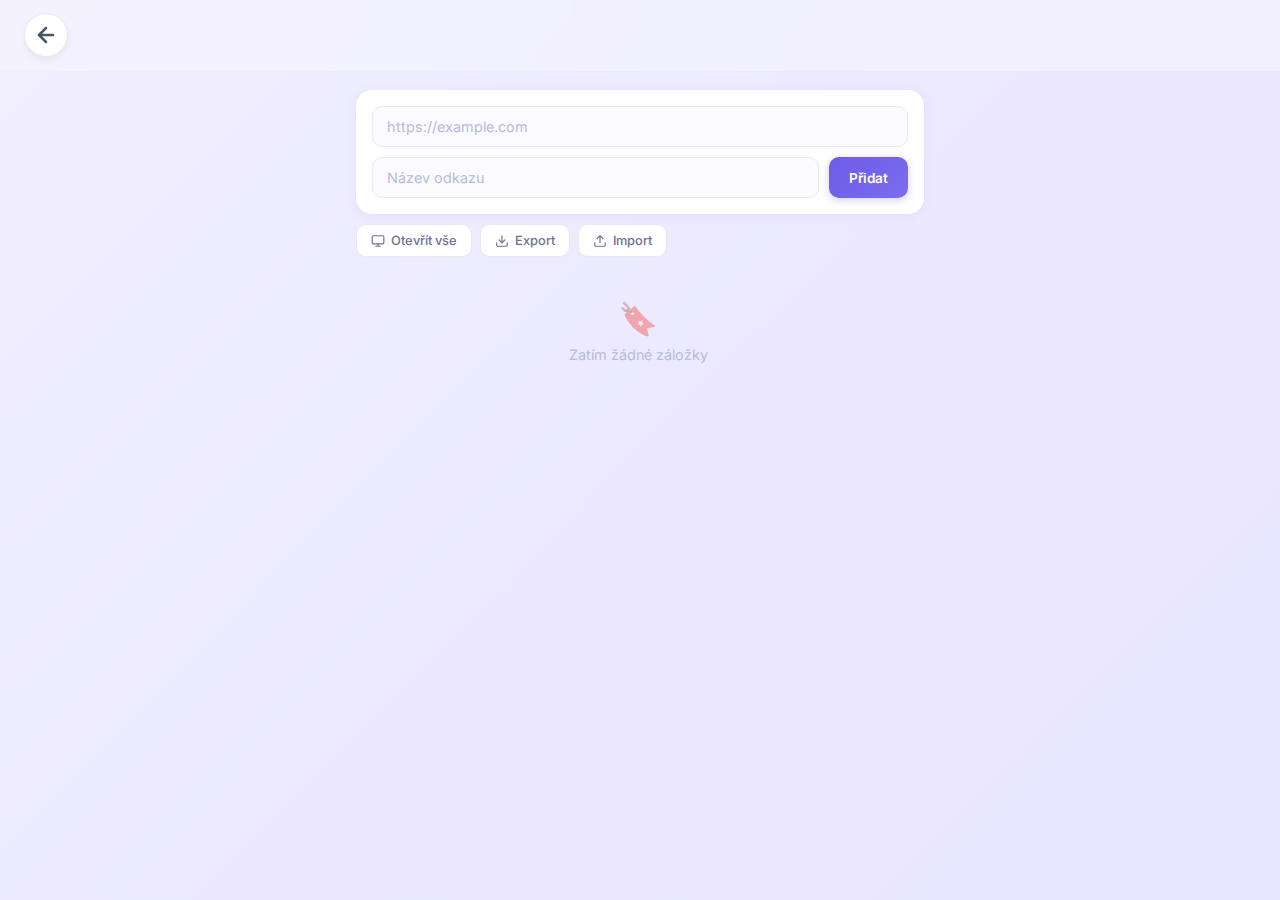
<file: apps/Bookmarks.html>
<!DOCTYPE html>
<html lang="cs">
<head>
    <meta charset="UTF-8">
    <meta name="viewport" content="width=device-width, initial-scale=1.0, maximum-scale=1.0, user-scalable=no">
    <title>Záložky</title>
    <link rel="manifest" href="../pwa/manifest.json">
    <link href="https://fonts.googleapis.com/css2?family=Inter:wght@400;500;600;700;800&display=swap" rel="stylesheet">
    <style>
        * { box-sizing: border-box; margin: 0; padding: 0; -webkit-tap-highlight-color: transparent; }
        html, body {
            height: 100%; overflow: hidden;
            font-family: 'Inter', -apple-system, BlinkMacSystemFont, "Segoe UI", sans-serif;
            background: linear-gradient(135deg, #f0eeff 0%, #e8e5ff 100%);
            color: #2d3047;
        }

        /* Nav header */
        #nav-header {
            position: fixed; top: 0; left: 0; width: 100%; height: 70px;
            z-index: 9999; display: flex; align-items: center; padding: 0 24px;
            background: rgba(255, 255, 255, 0.25);
            backdrop-filter: blur(12px);
            border-bottom: 1px solid rgba(255, 255, 255, 0.4);
        }
        #back-btn {
            pointer-events: auto; cursor: pointer;
            width: 44px; height: 44px; border-radius: 50%;
            background: #ffffff;
            border: 1px solid #e2e8f0;
            display: flex; align-items: center; justify-content: center;
            transition: all 0.3s cubic-bezier(0.4, 0, 0.2, 1);
            color: #475569; font-size: 1.2rem;
            box-shadow: 0 4px 6px rgba(0,0,0,0.05);
            text-decoration: none;
        }
        #back-btn:hover { background: #f5f3ff; transform: translateX(-3px); }
        #back-btn:active { transform: scale(0.92) translateX(-3px); }

        /* Main layout */
        .screen-content {
            padding: 0; padding-top: 70px; height: 100dvh;
            display: flex; flex-direction: column;
            animation: fadeInPage 0.5s ease-out;
        }
        @keyframes fadeInPage { from { opacity: 0; transform: translateY(10px); } to { opacity: 1; transform: translateY(0); } }

        .inner {
            max-width: 600px; margin: 0 auto; padding: 20px 16px 16px;
            width: 100%; flex: 1; min-height: 0; display: flex; flex-direction: column;
        }

        /* Form */
        form {
            background: #fff;
            border-radius: 16px;
            padding: 16px;
            margin-bottom: 10px;
            box-shadow: 0 2px 12px rgba(108,92,231,0.08);
            flex-shrink: 0;
        }
        .form-row { display: flex; gap: 10px; margin-bottom: 10px; }
        .form-row:last-child { margin-bottom: 0; }
        input {
            flex: 1;
            padding: 11px 14px;
            border: 1.5px solid #e8e9f3;
            border-radius: 10px;
            font-size: 0.9rem;
            font-family: inherit;
            background: #fafaff;
            transition: border-color 0.2s, box-shadow 0.2s;
            color: #2d3047;
        }
        input::placeholder { color: #b8bbd8; }
        input:focus { outline: none; border-color: #a29bfe; box-shadow: 0 0 0 3px rgba(162,155,254,0.15); background: #fff; }
        .btn {
            padding: 11px 20px;
            border: none;
            border-radius: 10px;
            font-size: 0.85rem;
            font-family: inherit;
            cursor: pointer;
            font-weight: 600;
            transition: all 0.2s;
            white-space: nowrap;
        }
        .btn-primary {
            background: linear-gradient(135deg, #6c5ce7, #7c6cf0);
            color: #fff;
            box-shadow: 0 2px 8px rgba(108,92,231,0.3);
        }
        .btn-primary:hover { box-shadow: 0 4px 16px rgba(108,92,231,0.4); transform: translateY(-1px); }
        .btn-primary:active { transform: translateY(0); }

        /* Actions */
        .actions { display: flex; gap: 8px; margin-bottom: 10px; flex-wrap: wrap; flex-shrink: 0; }
        .btn-action {
            padding: 8px 14px;
            border: 1.5px solid #e8e9f3;
            border-radius: 10px;
            font-size: 0.8rem;
            font-family: inherit;
            cursor: pointer;
            font-weight: 500;
            background: #fff;
            color: #6e7191;
            transition: all 0.2s;
            display: flex; align-items: center; gap: 6px;
        }
        .btn-action:hover { border-color: #a29bfe; color: #6c5ce7; background: #f8f7ff; }
        .btn-action svg { width: 14px; height: 14px; }

        /* List */
        .list { display: flex; flex-direction: column; gap: 6px; flex: 1; min-height: 0; overflow-y: auto; padding-right: 4px; }
        .list::-webkit-scrollbar { width: 4px; }
        .list::-webkit-scrollbar-track { background: transparent; }
        .list::-webkit-scrollbar-thumb { background: #d8d6f0; border-radius: 4px; }
        .list::-webkit-scrollbar-thumb:hover { background: #a29bfe; }

        .item {
            display: flex; align-items: center; gap: 14px;
            background: #fff; padding: 10px 14px;
            border-radius: 14px; border: 1.5px solid transparent;
            box-shadow: 0 1px 4px rgba(108,92,231,0.06);
            transition: all 0.2s; cursor: pointer;
        }
        .item:hover { border-color: #a29bfe; box-shadow: 0 4px 16px rgba(108,92,231,0.1); }
        .item-icon {
            width: 36px; height: 36px; border-radius: 10px;
            background: linear-gradient(135deg, #f0eeff, #e8e5ff);
            display: flex; align-items: center; justify-content: center; flex-shrink: 0;
        }
        .item-icon img { width: 18px; height: 18px; border-radius: 3px; }
        .item-icon-fallback { width: 18px; height: 18px; background: linear-gradient(135deg, #6c5ce7, #a29bfe); border-radius: 5px; }
        .item-info { min-width: 0; flex: 1; }
        .item-name { font-weight: 600; font-size: 0.9rem; margin-bottom: 2px; overflow: hidden; text-overflow: ellipsis; white-space: nowrap; }
        .item-url { font-size: 0.75rem; color: #a0a3bd; overflow: hidden; text-overflow: ellipsis; white-space: nowrap; pointer-events: none; }
        .btn-delete {
            background: none; border: none; cursor: pointer; color: #d0d1e0;
            padding: 6px; border-radius: 8px; flex-shrink: 0;
            transition: all 0.2s; display: flex; align-items: center; justify-content: center;
        }
        .btn-delete:hover { color: #e55; background: #fff0f0; }
        .btn-delete svg { width: 16px; height: 16px; }

        .empty { text-align: center; color: #b8bbd8; padding: 32px 0; font-size: 0.9rem; }
        .empty-icon { font-size: 2rem; margin-bottom: 8px; opacity: 0.4; }

        #importFile { display: none; }

        @media (max-width: 480px) {
            .inner { padding: 14px 12px 12px; }
            .form-row { flex-direction: column; }
            .item { padding: 10px 12px; gap: 10px; }
        }
    </style>
</head>
<body>
    <nav id="nav-header">
        <a href="../index.html" id="back-btn">
            <svg width="24" height="24" viewBox="0 0 24 24" fill="none" stroke="currentColor" stroke-width="2.5" stroke-linecap="round" stroke-linejoin="round"><line x1="19" y1="12" x2="5" y2="12"></line><polyline points="12 19 5 12 12 5"></polyline></svg>
        </a>
    </nav>

    <div class="screen-content">
        <div class="inner">
            <form id="form">
                <div class="form-row">
                    <input type="url" id="urlInput" placeholder="https://example.com" required>
                </div>
                <div class="form-row">
                    <input type="text" id="nameInput" placeholder="Název odkazu" required>
                    <button type="submit" class="btn btn-primary">Přidat</button>
                </div>
            </form>

            <div class="actions">
                <button class="btn-action" onclick="openAll()">
                    <svg viewBox="0 0 24 24" fill="none" stroke="currentColor" stroke-width="2" stroke-linecap="round" stroke-linejoin="round"><rect x="2" y="3" width="20" height="14" rx="2"/><line x1="8" y1="21" x2="16" y2="21"/><line x1="12" y1="17" x2="12" y2="21"/></svg>
                    Otevřít vše
                </button>
                <button class="btn-action" onclick="exportBookmarks()">
                    <svg viewBox="0 0 24 24" fill="none" stroke="currentColor" stroke-width="2" stroke-linecap="round" stroke-linejoin="round"><path d="M21 15v4a2 2 0 0 1-2 2H5a2 2 0 0 1-2-2v-4"/><polyline points="7 10 12 15 17 10"/><line x1="12" y1="15" x2="12" y2="3"/></svg>
                    Export
                </button>
                <button class="btn-action" onclick="document.getElementById('importFile').click()">
                    <svg viewBox="0 0 24 24" fill="none" stroke="currentColor" stroke-width="2" stroke-linecap="round" stroke-linejoin="round"><path d="M21 15v4a2 2 0 0 1-2 2H5a2 2 0 0 1-2-2v-4"/><polyline points="17 8 12 3 7 8"/><line x1="12" y1="3" x2="12" y2="15"/></svg>
                    Import
                </button>
                <input type="file" id="importFile" accept=".json" onchange="importBookmarks(event)">
            </div>

            <div id="list" class="list"></div>
        </div>
    </div>

    <script>
        const STORAGE_KEY = 'bookmarks';

        function getBookmarks() {
            return JSON.parse(localStorage.getItem(STORAGE_KEY) || '[]');
        }

        function saveBookmarks(bookmarks) {
            localStorage.setItem(STORAGE_KEY, JSON.stringify(bookmarks));
            render();
        }

        function getFaviconUrl(url) {
            try {
                const u = new URL(url);
                return `https://www.google.com/s2/favicons?domain=${u.hostname}&sz=32`;
            } catch { return ''; }
        }

        function esc(s) {
            const d = document.createElement('div');
            d.textContent = s;
            return d.innerHTML;
        }

        function render() {
            const list = document.getElementById('list');
            const bookmarks = getBookmarks();
            if (!bookmarks.length) {
                list.innerHTML = '<div class="empty"><div class="empty-icon">&#x1F516;</div>Zatím žádné záložky</div>';
                return;
            }
            list.innerHTML = bookmarks.map((b, i) => `
                <div class="item" onclick="openBookmark('${esc(b.url)}')">
                    <div class="item-icon">
                        <img src="${esc(getFaviconUrl(b.url))}" onerror="this.replaceWith(Object.assign(document.createElement('div'),{className:'item-icon-fallback'}))" alt="">
                    </div>
                    <div class="item-info">
                        <div class="item-name">${esc(b.name)}</div>
                        <div class="item-url">${esc(b.url)}</div>
                    </div>
                    <button class="btn-delete" onclick="event.stopPropagation(); remove(${i})" title="Smazat">
                        <svg viewBox="0 0 24 24" fill="none" stroke="currentColor" stroke-width="2" stroke-linecap="round" stroke-linejoin="round"><line x1="18" y1="6" x2="6" y2="18"/><line x1="6" y1="6" x2="18" y2="18"/></svg>
                    </button>
                </div>
            `).join('');
        }

        document.getElementById('form').addEventListener('submit', e => {
            e.preventDefault();
            const url = document.getElementById('urlInput').value.trim();
            const name = document.getElementById('nameInput').value.trim();
            if (!url || !name) return;
            const bookmarks = getBookmarks();
            bookmarks.unshift({ url, name, created: Date.now() });
            saveBookmarks(bookmarks);
            e.target.reset();
            document.getElementById('urlInput').focus();
        });

        function openBookmark(url) {
            window.open(url, '_blank');
        }

        function openAll() {
            getBookmarks().forEach(b => window.open(b.url, '_blank'));
        }

        function remove(index) {
            const bookmarks = getBookmarks();
            bookmarks.splice(index, 1);
            saveBookmarks(bookmarks);
        }

        function exportBookmarks() {
            const data = JSON.stringify(getBookmarks(), null, 2);
            const blob = new Blob([data], { type: 'application/json' });
            const a = document.createElement('a');
            a.href = URL.createObjectURL(blob);
            a.download = 'bookmarks.json';
            a.click();
            URL.revokeObjectURL(a.href);
        }

        function importBookmarks(event) {
            const file = event.target.files[0];
            if (!file) return;
            const reader = new FileReader();
            reader.onload = function(e) {
                try {
                    const imported = JSON.parse(e.target.result);
                    if (!Array.isArray(imported)) throw new Error();
                    const bookmarks = getBookmarks();
                    imported.forEach(b => { if (b.url && b.name) bookmarks.unshift(b); });
                    saveBookmarks(bookmarks);
                } catch {
                    alert('Neplatný JSON soubor.');
                }
                event.target.value = '';
            };
            reader.readAsText(file);
        }

        render();
    </script>
</body>
</html>
</file>
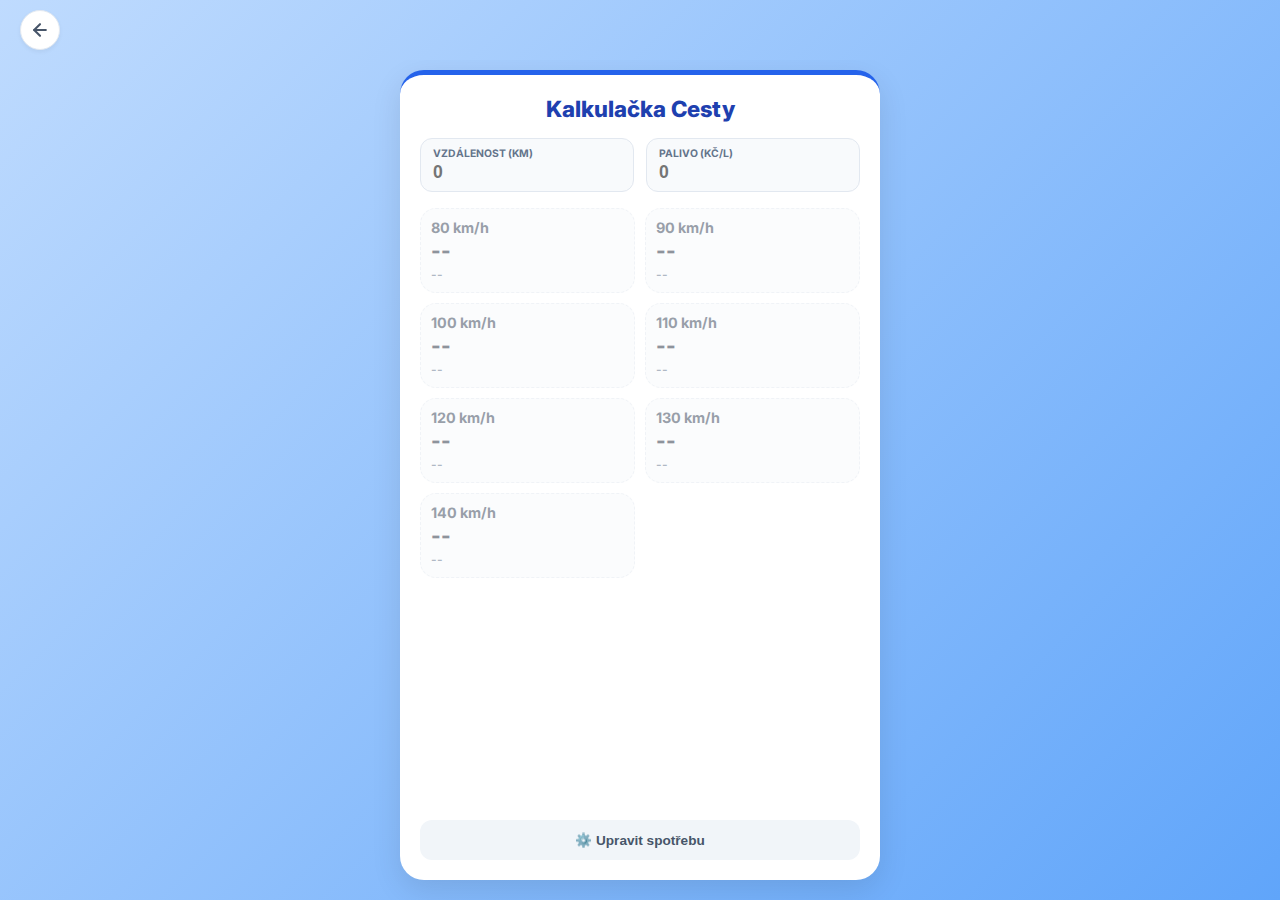
<file: apps/dalnice.html>
<!DOCTYPE html>
<html lang="cs">
<head>
    <meta charset="UTF-8">
    <meta name="viewport" content="width=device-width, initial-scale=1.0, maximum-scale=1.0, user-scalable=no">
    <title>Dálniční Kalkulačka</title>
    <link rel="manifest" href="../pwa/manifest.json">
    <link href="https://fonts.googleapis.com/css2?family=Inter:wght@400;500;600;700;800&display=swap" rel="stylesheet">
    <style>
        * { box-sizing: border-box; -webkit-tap-highlight-color: transparent; }
        body, html { 
            margin: 0; padding: 0; height: 100%; width: 100%; overflow: hidden; 
            font-family: 'Inter', sans-serif; 
            background: linear-gradient(135deg, #bfdbfe 0%, #60a5fa 100%);
            color: #1e293b;
        }

        #nav-header {
            position: fixed; top: 0; left: 0; width: 100%; height: 60px;
            z-index: 10; display: flex; align-items: center; padding: 0 20px;
        }
        #back-btn {
            cursor: pointer; width: 40px; height: 40px; border-radius: 50%;
            background: #ffffff; border: 1px solid #e2e8f0;
            display: flex; align-items: center; justify-content: center;
            color: #475569; box-shadow: 0 2px 4px rgba(0,0,0,0.05);
            text-decoration: none;
        }

        /* Fixed Layout Container - No Scroll */
        .screen-content {
            position: absolute; top: 60px; bottom: 0; left: 0; right: 0;
            padding: 10px 20px 20px;
            display: flex; flex-direction: column; align-items: center; justify-content: flex-start;
            overflow: hidden; /* STRICT NO SCROLL */
        }

        .dalnice-card {
            background: #ffffff;
            border-top: 5px solid #2563eb;
            border-radius: 24px; padding: 20px;
            box-shadow: 0 10px 30px rgba(0, 0, 0, 0.1);
            width: 100%; max-width: 480px; height: 100%;
            display: flex; flex-direction: column;
        }

        h1 { 
            color: #1e40af; margin: 0 0 16px 0;
            font-size: 1.4rem; font-weight: 800; text-align: center;
            flex-shrink: 0;
        }

        .top-inputs {
            display: grid; grid-template-columns: 1fr 1fr; gap: 12px; margin-bottom: 16px;
            flex-shrink: 0;
        }
        .input-box {
            background: #f8fafc; padding: 8px 12px;
            border-radius: 12px; border: 1px solid #e2e8f0;
        }
        .input-box label {
            display: block; font-size: 0.65rem; font-weight: 700;
            text-transform: uppercase; color: #64748b; margin-bottom: 2px;
        }
        .input-box input {
            width: 100%; border: none; font-size: 1.1rem; font-weight: 700;
            color: #1e293b; background: transparent; outline: none; padding: 0;
        }

        .results-grid {
            display: grid; grid-template-columns: repeat(2, 1fr); gap: 10px;
            flex: 1; min-height: 0; /* Important for grid within flex */
            align-content: start;
        }
        
        .res-card {
            background: #f8fafc; padding: 10px; border-radius: 16px;
            border: 1px solid #e2e8f0;
            display: flex; flex-direction: column; justify-content: space-between;
            min-height: 70px; /* Compact height */
        }
        .res-card.active { 
            background: #eff6ff; border-color: #bfdbfe;
            box-shadow: 0 2px 8px rgba(37, 99, 235, 0.1);
        }
        .res-card.disabled { opacity: 0.5; border-style: dashed; }
        
        .card-header { display: flex; justify-content: space-between; align-items: flex-start; }
        .speed { font-size: 0.9rem; font-weight: 700; color: #334155; }
        
        .price { font-size: 1.3rem; font-weight: 800; color: #1e293b; line-height: 1.1; margin-top: 4px; }
        .active .price { color: #2563eb; }
        
        .time { font-size: 0.75rem; font-weight: 600; color: #64748b; display: flex; align-items: center; gap: 4px; margin-top: 4px; }

        .settings-btn {
            margin-top: 12px; padding: 12px; width: 100%;
            background: #f1f5f9; color: #475569; border: none; border-radius: 12px;
            font-weight: 700; font-size: 0.85rem; cursor: pointer; flex-shrink: 0;
        }

        /* Bottom Sheet */
        .overlay {
            position: fixed; top: 0; left: 0; bottom: 0; right: 0;
            background: rgba(0,0,0,0.5); z-index: 20; opacity: 0; visibility: hidden; transition: 0.3s;
        }
        .bottom-sheet {
            position: fixed; bottom: 0; left: 0; right: 0;
            background: #fff; border-top-left-radius: 24px; border-top-right-radius: 24px;
            z-index: 21; transform: translateY(100%); transition: 0.3s cubic-bezier(0.2, 0.8, 0.2, 1);
            padding: 20px; max-height: 80vh; overflow-y: auto;
        }
        .app-open .overlay { opacity: 1; visibility: visible; }
        .app-open .bottom-sheet { transform: translateY(0); }
        
        .cons-row { display: flex; justify-content: space-between; padding: 10px; border-bottom: 1px solid #f1f5f9; }
        .cons-row input { width: 60px; text-align: right; border: 1px solid #e2e8f0; border-radius: 6px; padding: 4px; font-weight: 600; }
        .close-btn { width: 100%; padding: 14px; background: #2563eb; color: white; border: none; border-radius: 12px; font-weight: 700; margin-top: 16px; }

        @media (max-height: 700px) {
            h1 { font-size: 1.2rem; margin-bottom: 10px; }
            .top-inputs { margin-bottom: 10px; }
            .res-card { padding: 8px; min-height: 60px; }
            .price { font-size: 1.1rem; }
        }
    </style>
</head>
<body>
    <header id="nav-header">
        <a href="../index.html" id="back-btn">
            <svg width="20" height="20" viewBox="0 0 24 24" fill="none" stroke="currentColor" stroke-width="2.5" stroke-linecap="round" stroke-linejoin="round"><line x1="19" y1="12" x2="5" y2="12"></line><polyline points="12 19 5 12 12 5"></polyline></svg>
        </a>
    </header>

    <div class="screen-content">
        <div class="dalnice-card">
            <h1>Kalkulačka Cesty</h1>

            <div class="top-inputs">
                <div class="input-box">
                    <label>Vzdálenost (km)</label>
                    <input type="number" id="dist" placeholder="0" oninput="calculate()">
                </div>
                <div class="input-box">
                    <label>Palivo (Kč/l)</label>
                    <input type="number" id="price" placeholder="0" oninput="calculate()">
                </div>
            </div>

            <div class="results-grid" id="results">
                <!-- JS Generated -->
            </div>

            <button class="settings-btn" onclick="toggleSettings(true)">
                ⚙️ Upravit spotřebu
            </button>
        </div>
    </div>

    <!-- Settings -->
    <div class="overlay" onclick="toggleSettings(false)"></div>
    <div class="bottom-sheet">
        <h2 style="font-size:1rem; margin-bottom:16px;">Spotřeba (l/100km)</h2>
        <div id="cons-inputs"></div>
        <button class="close-btn" onclick="toggleSettings(false)">Hotovo</button>
    </div>

<script>
    const speeds = [80, 90, 100, 110, 120, 130, 140];
    let consData = { 80: 4.1, 90: 4.5, 100: 5.0, 110: 5.6, 120: 6.3, 130: 7.2, 140: 8.3 };

    function init() {
        // Load State
        try {
            const savedCons = localStorage.getItem('dalnice_cons');
            if(savedCons) consData = JSON.parse(savedCons);
            
            const savedDist = localStorage.getItem('dalnice_dist');
            if(savedDist) document.getElementById('dist').value = savedDist;
            
            const savedPrice = localStorage.getItem('dalnice_price');
            if(savedPrice) document.getElementById('price').value = savedPrice;
        } catch(e) { console.error(e); }

        // Render UI
        const rCont = document.getElementById('results');
        const sCont = document.getElementById('cons-inputs');
        
        speeds.forEach(s => {
            // Settings
            sCont.innerHTML += `
                <div class="cons-row">
                    <span style="font-weight:600">${s} km/h</span>
                    <input type="number" step="0.1" value="${consData[s]||''}" onchange="updateCons(${s}, this.value)">
                </div>`;

            // Card
            const div = document.createElement('div');
            div.className = 'res-card disabled';
            div.id = `c-${s}`;
            div.innerHTML = `
                <div class="card-header">
                    <span class="speed">${s} km/h</span>
                </div>
                <div class="price">--</div>
                <div class="time">--</div>
            `;
            rCont.appendChild(div);
        });

        if(document.getElementById('dist').value) calculate();
    }

    window.toggleSettings = (o) => document.body.classList.toggle('app-open', o);

    window.updateCons = (s, v) => {
        const val = parseFloat(v);
        if(val > 0) consData[s] = val; else delete consData[s];
        localStorage.setItem('dalnice_cons', JSON.stringify(consData));
        calculate();
    };

    window.calculate = () => {
        const d = parseFloat(document.getElementById('dist').value) || 0;
        const p = parseFloat(document.getElementById('price').value) || 0;
        
        // Save State
        localStorage.setItem('dalnice_dist', d);
        localStorage.setItem('dalnice_price', p);

        speeds.forEach(s => {
            const card = document.getElementById(`c-${s}`);
            const cons = consData[s];
            
            if(d > 0 && p > 0 && cons > 0) {
                const totalP = Math.round((cons/100)*d*p);
                const h = d/s;
                const hm = Math.floor(h);
                const mm = Math.round((h-hm)*60);
                const timeStr = hm > 0 ? `${hm}h ${mm}m` : `${mm} min`;
                
                card.className = 'res-card active';
                card.querySelector('.price').innerText = `${totalP} Kč`;
                card.querySelector('.time').innerHTML = `
                    <svg width="12" height="12" viewBox="0 0 24 24" fill="none" stroke="currentColor" stroke-width="2"><circle cx="12" cy="12" r="10"></circle><polyline points="12 6 12 12 16 14"></polyline></svg>
                    ${timeStr}`;
            } else {
                card.className = 'res-card disabled';
                card.querySelector('.price').innerText = '--';
                card.querySelector('.time').innerText = '--';
            }
        });
    };

    init();
</script>
</body>
</html>
</file>
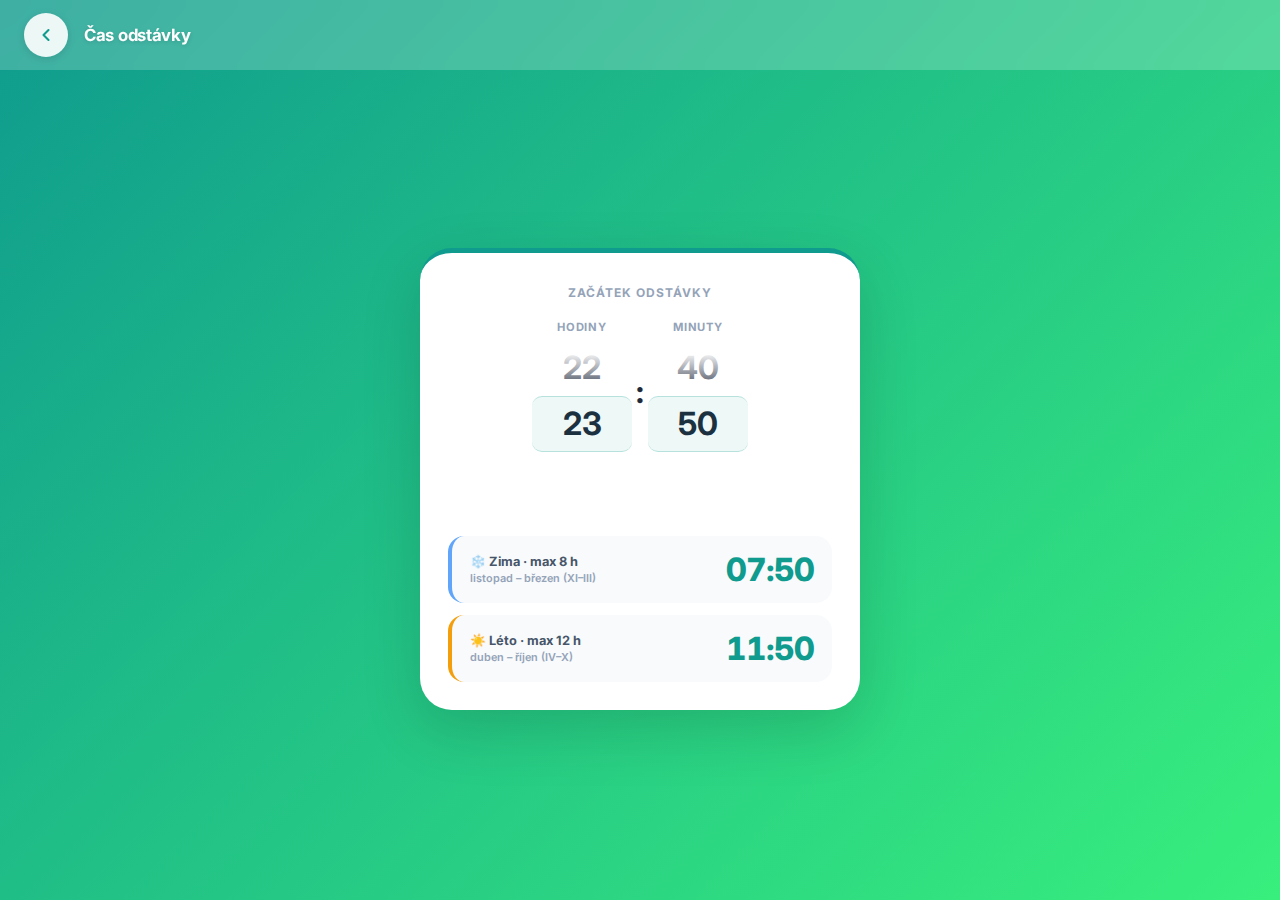
<file: apps/odstavka-timer.html>
<!DOCTYPE html>
<html lang="cs">

<head>
    <meta charset="UTF-8">
    <meta name="viewport" content="width=device-width, initial-scale=1.0, maximum-scale=1.0, user-scalable=no">
    <title>Odstávka – Čas konce</title>
    <link rel="manifest" href="../pwa/manifest.json">
    <link
        href="https://fonts.googleapis.com/css2?family=Inter:wght@400;500;600;700;800&display=swap"
        rel="stylesheet">
    <style>
        * {
            box-sizing: border-box;
            margin: 0;
            padding: 0;
            -webkit-tap-highlight-color: transparent;
        }

        html, body {
            height: 100dvh;
            width: 100%;
            font-family: 'Inter', sans-serif;
            background: linear-gradient(135deg, #0f9b8e 0%, #38ef7d 100%);
            color: #1e293b;
            overflow: hidden;
        }

        /* === NAV HEADER === */
        #nav-header {
            position: fixed;
            top: 0;
            left: 0;
            width: 100%;
            height: 70px;
            z-index: 9999;
            display: flex;
            align-items: center;
            padding: 0 24px;
            background: rgba(255, 255, 255, 0.2);
            backdrop-filter: blur(12px);
            -webkit-backdrop-filter: blur(12px);
        }

        #back-btn {
            width: 44px;
            height: 44px;
            border-radius: 50%;
            background: rgba(255, 255, 255, 0.9);
            border: none;
            display: flex;
            align-items: center;
            justify-content: center;
            cursor: pointer;
            text-decoration: none;
            transition: transform 0.2s ease, box-shadow 0.2s ease;
            box-shadow: 0 2px 8px rgba(0,0,0,0.12);
            flex-shrink: 0;
        }

        #back-btn:hover { transform: scale(1.08); box-shadow: 0 4px 16px rgba(0,0,0,0.18); }
        #back-btn:active { transform: scale(0.96); }

        #nav-title {
            font-size: 1.05rem;
            font-weight: 700;
            color: #ffffff;
            margin-left: 16px;
            letter-spacing: -0.3px;
            text-shadow: 0 1px 4px rgba(0,0,0,0.15);
        }

        /* === MAIN CONTENT === */
        .screen-content {
            padding-top: 90px;
            padding-bottom: 32px;
            min-height: 100dvh;
            display: flex;
            flex-direction: column;
            align-items: center;
            justify-content: center;
            overflow-y: auto;
            -webkit-overflow-scrolling: touch;
            padding-left: 16px;
            padding-right: 16px;
        }

        /* === CARD === */
        .card {
            background: #ffffff;
            border-radius: 32px;
            border-top: 5px solid #0f9b8e;
            box-shadow: 0 20px 60px rgba(0,0,0,0.15);
            width: 100%;
            max-width: 440px;
            padding: 32px 28px 28px;
            animation: fadeInUp 0.4s cubic-bezier(0.4, 0, 0.2, 1) both;
        }

        @keyframes fadeInUp {
            from { opacity: 0; transform: translateY(30px); }
            to   { opacity: 1; transform: translateY(0); }
        }

        .card-title {
            font-size: 0.75rem;
            font-weight: 700;
            letter-spacing: 0.08em;
            text-transform: uppercase;
            color: #94a3b8;
            margin-bottom: 20px;
            text-align: center;
        }

        /* === PICKER WRAPPER === */
        .picker-wrapper {
            display: flex;
            align-items: center;
            justify-content: center;
            gap: 0;
            position: relative;
            margin-bottom: 28px;
        }

        .picker-label {
            font-size: 0.7rem;
            font-weight: 700;
            color: #94a3b8;
            text-transform: uppercase;
            letter-spacing: 0.06em;
            text-align: center;
            margin-bottom: 6px;
        }

        .picker-col {
            display: flex;
            flex-direction: column;
            align-items: center;
        }

        /* The drum container */
        .drum {
            position: relative;
            width: 100px;
            height: 168px;
            overflow: hidden;
        }

        .drum-scroll {
            height: 100%;
            overflow-y: scroll;
            scroll-snap-type: y mandatory;
            -webkit-overflow-scrolling: touch;
            scrollbar-width: none;
        }
        .drum-scroll::-webkit-scrollbar { display: none; }

        /* Padding items at top/bottom so first/last can center */
        .drum-pad {
            height: 56px;
            display: block;
        }

        .drum-item {
            height: 56px;
            line-height: 56px;
            text-align: center;
            scroll-snap-align: center;
            font-size: 2rem;
            font-weight: 700;
            color: #1e293b;
            cursor: pointer;
            user-select: none;
        }

        /* Gradient fade mask */
        .drum::before, .drum::after {
            content: '';
            position: absolute;
            left: 0;
            right: 0;
            height: 56px;
            z-index: 2;
            pointer-events: none;
        }
        .drum::before {
            top: 0;
            background: linear-gradient(to bottom, #ffffff 20%, rgba(255,255,255,0));
        }
        .drum::after {
            bottom: 0;
            background: linear-gradient(to top, #ffffff 20%, rgba(255,255,255,0));
        }

        /* Center highlight bar */
        .drum-highlight {
            position: absolute;
            top: 56px;
            left: 0;
            right: 0;
            height: 56px;
            background: rgba(15, 155, 142, 0.07);
            border-top: 1.5px solid rgba(15, 155, 142, 0.25);
            border-bottom: 1.5px solid rgba(15, 155, 142, 0.25);
            border-radius: 10px;
            z-index: 1;
            pointer-events: none;
        }

        /* Separator between hours and minutes */
        .picker-sep {
            font-size: 2rem;
            font-weight: 700;
            color: #1e293b;
            padding: 0 4px;
            padding-top: 22px; /* align with drum center */
            line-height: 56px;
            align-self: flex-start;
            margin-top: 22px;
        }

        /* === RESULTS === */
        .results {
            display: flex;
            flex-direction: column;
            gap: 12px;
        }

        .result-row {
            display: flex;
            align-items: center;
            justify-content: space-between;
            background: #f8fafc;
            border-radius: 16px;
            padding: 14px 18px;
            gap: 12px;
        }

        .result-row.winter { border-left: 4px solid #60a5fa; }
        .result-row.summer { border-left: 4px solid #f59e0b; }

        .result-left {
            display: flex;
            flex-direction: column;
            gap: 2px;
        }

        .result-season {
            font-size: 0.8rem;
            font-weight: 700;
            color: #475569;
            display: flex;
            align-items: center;
            gap: 5px;
        }

        .result-months {
            font-size: 0.68rem;
            font-weight: 600;
            color: #94a3b8;
        }

        .result-time {
            font-size: 2rem;
            font-weight: 800;
            letter-spacing: -1px;
            color: #0f9b8e;
            font-variant-numeric: tabular-nums;
        }

        /* === RESPONSIVE === */
        @media (max-width: 520px) {
            .card {
                border-radius: 24px;
                padding: 24px 18px 20px;
            }
            .drum { width: 84px; }
            .drum-item { font-size: 1.75rem; }
            .result-time { font-size: 1.65rem; }
            .picker-sep { font-size: 1.75rem; }
        }

        @media (max-height: 700px) {
            .screen-content { justify-content: flex-start; }
            .card { padding: 20px 18px 16px; }
        }
    </style>
</head>

<body>
    <nav id="nav-header">
        <a href="../index.html" id="back-btn" aria-label="Zpět">
            <svg width="20" height="20" viewBox="0 0 24 24" fill="none"
                 stroke="#0f9b8e" stroke-width="2.5" stroke-linecap="round" stroke-linejoin="round">
                <polyline points="15 18 9 12 15 6"></polyline>
            </svg>
        </a>
        <span id="nav-title">Čas odstávky</span>
    </nav>

    <div class="screen-content">
        <div class="card">
            <div class="card-title">Začátek odstávky</div>

            <!-- Picker -->
            <div class="picker-wrapper">
                <!-- Hours -->
                <div class="picker-col">
                    <div class="picker-label">Hodiny</div>
                    <div class="drum" id="drum-hours">
                        <div class="drum-highlight"></div>
                        <div class="drum-scroll" id="scroll-hours">
                            <div class="drum-pad"></div>
                            <!-- filled by JS -->
                            <div class="drum-pad"></div>
                        </div>
                    </div>
                </div>

                <div class="picker-sep">:</div>

                <!-- Minutes -->
                <div class="picker-col">
                    <div class="picker-label">Minuty</div>
                    <div class="drum" id="drum-minutes">
                        <div class="drum-highlight"></div>
                        <div class="drum-scroll" id="scroll-minutes">
                            <div class="drum-pad"></div>
                            <!-- filled by JS -->
                            <div class="drum-pad"></div>
                        </div>
                    </div>
                </div>
            </div>

            <!-- Results -->
            <div class="results">
                <div class="result-row winter">
                    <div class="result-left">
                        <div class="result-season">❄️ Zima · max 8 h</div>
                        <div class="result-months">listopad – březen (XI–III)</div>
                    </div>
                    <div class="result-time" id="result-winter">--:--</div>
                </div>
                <div class="result-row summer">
                    <div class="result-left">
                        <div class="result-season">☀️ Léto · max 12 h</div>
                        <div class="result-months">duben – říjen (IV–X)</div>
                    </div>
                    <div class="result-time" id="result-summer">--:--</div>
                </div>
            </div>
        </div>
    </div>

    <script>
        const ITEM_H = 56;
        const HOURS   = Array.from({length: 24}, (_, i) => String(i).padStart(2, '0'));
        const MINUTES = ['00', '10', '20', '30', '40', '50'];

        function buildDrum(scrollEl, items) {
            // Items are inserted between the two .drum-pad divs
            const pads = scrollEl.querySelectorAll('.drum-pad');
            items.forEach(val => {
                const div = document.createElement('div');
                div.className = 'drum-item';
                div.textContent = val;
                scrollEl.insertBefore(div, pads[1]);
            });
        }

        function getSelected(scrollEl) {
            return Math.round(scrollEl.scrollTop / ITEM_H);
        }

        function calcEnd(startH, startM, durationH) {
            const total = startH * 60 + startM + durationH * 60;
            const end = total % 1440;
            return String(Math.floor(end / 60)).padStart(2, '0') + ':' +
                   String(end % 60).padStart(2, '0');
        }

        function updateResults() {
            const h = getSelected(scrollH);
            const m = getSelected(scrollM);
            const startH = parseInt(HOURS[h]);
            const startM = parseInt(MINUTES[m]);
            document.getElementById('result-winter').textContent = calcEnd(startH, startM, 8);
            document.getElementById('result-summer').textContent = calcEnd(startH, startM, 12);
        }

        const scrollH = document.getElementById('scroll-hours');
        const scrollM = document.getElementById('scroll-minutes');

        buildDrum(scrollH, HOURS);
        buildDrum(scrollM, MINUTES);

        // Debounced scroll handler
        function debounce(fn, delay) {
            let t;
            return function() { clearTimeout(t); t = setTimeout(fn, delay); };
        }

        const onScroll = debounce(updateResults, 80);
        scrollH.addEventListener('scroll', onScroll, {passive: true});
        scrollM.addEventListener('scroll', onScroll, {passive: true});

        // Init to current time rounded to nearest 10 min
        function init() {
            const now = new Date();
            let h = now.getHours();
            let m = Math.round(now.getMinutes() / 10) * 10;
            if (m === 60) { m = 0; h = (h + 1) % 24; }

            const mIdx = MINUTES.indexOf(String(m).padStart(2, '0'));
            scrollH.scrollTop = h * ITEM_H;
            scrollM.scrollTop = (mIdx >= 0 ? mIdx : 0) * ITEM_H;
            updateResults();
        }

        // Small delay so scroll settles before init
        setTimeout(init, 50);
    </script>
</body>

</html>
</file>
